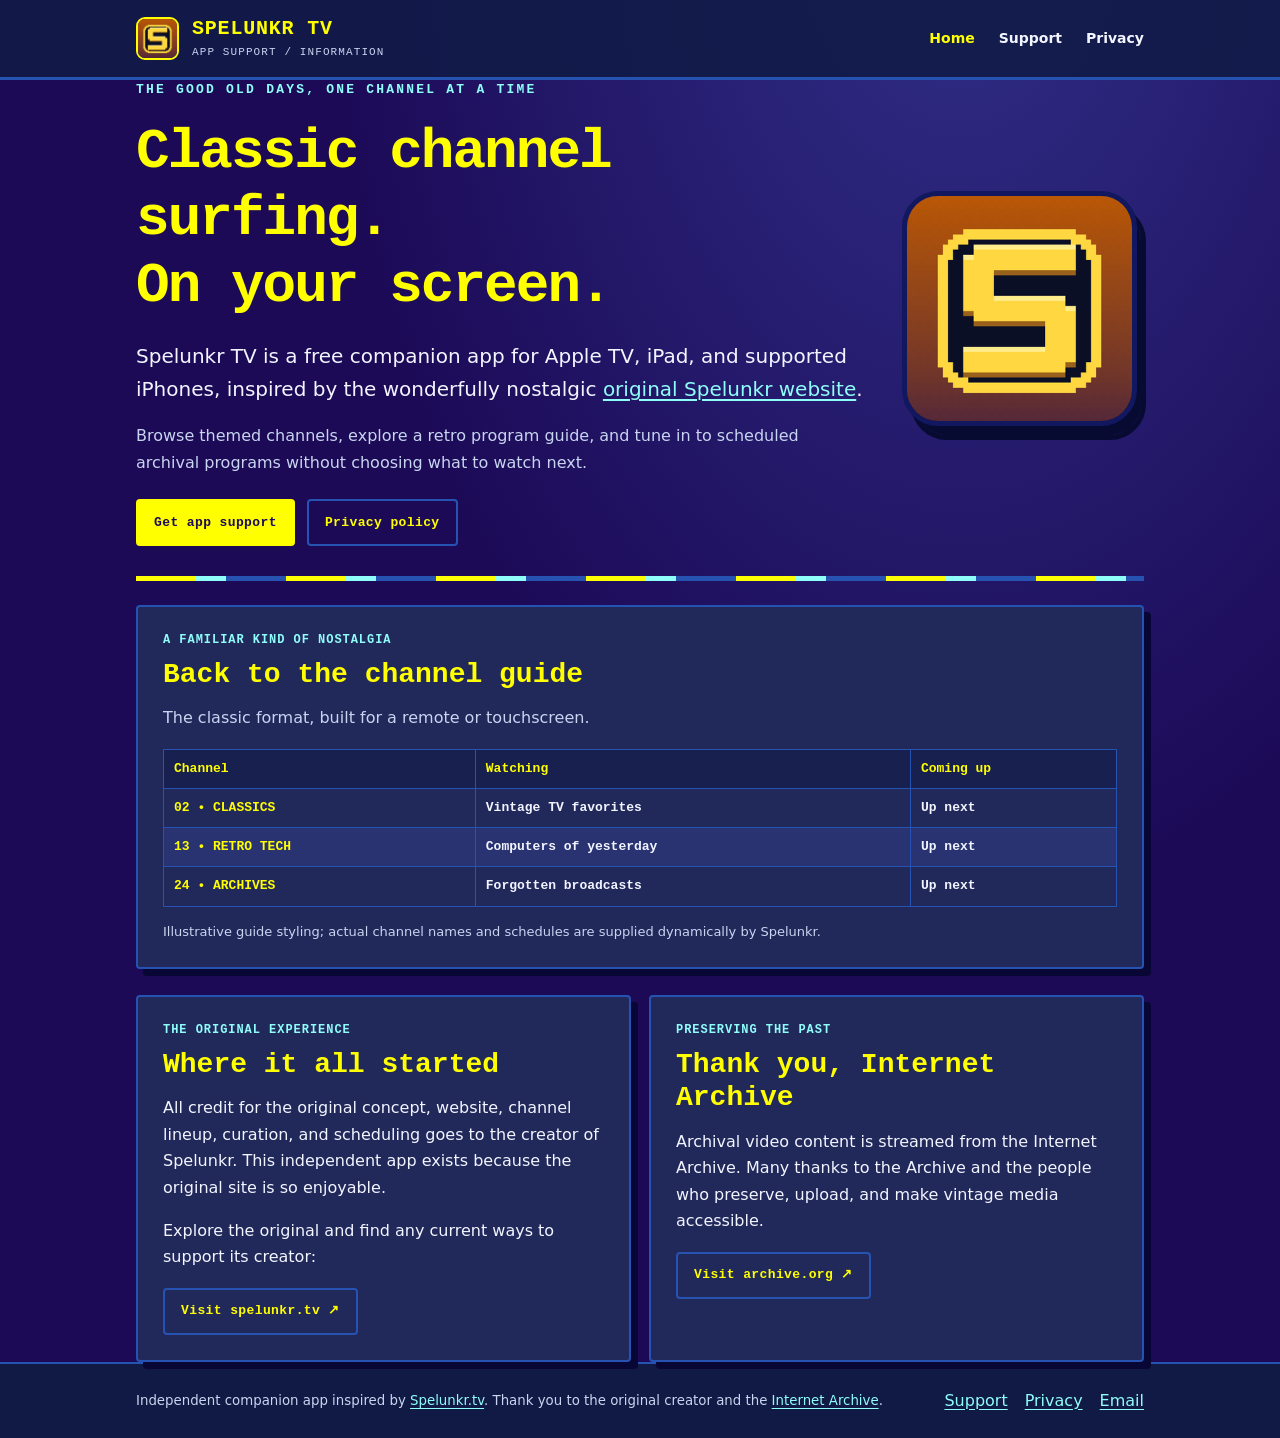
<file: index.html>
<!doctype html>
<html lang="en">
<head>
<meta charset="utf-8">
<meta name="viewport" content="width=device-width, initial-scale=1">
<meta name="color-scheme" content="dark">
<meta name="theme-color" content="#1c0a57">
<meta name="description" content="Support site for the free Spelunkr TV companion app for Apple TV and iPad.">
<title>Home · Spelunkr TV</title>
<link rel="stylesheet" href="styles.css">
<link rel="icon" type="image/png" href="assets/favicon.png">
</head>
<body>
<header class="topbar"><div class="container"><a class="brand" href="index.html"><img src="assets/spelunkr-s.png" alt="Spelunkr S icon" width="43" height="43"><span>SPELUNKR TV<small>APP SUPPORT / INFORMATION</small></span></a><nav aria-label="Main navigation"><a href="index.html" aria-current="page">Home</a><a href="support.html">Support</a><a href="privacy.html">Privacy</a></nav></div></header>
<main class="container"><section class="hero"><div><div class="eyebrow">The good old days, one channel at a time</div><h1>Classic channel surfing.<br>On your screen.</h1><p class="lead">Spelunkr TV is a free companion app for Apple TV, iPad, and supported iPhones, inspired by the wonderfully nostalgic <a href="https://spelunkr.tv/" target="_blank" rel="noopener noreferrer">original Spelunkr website</a>.</p><p class="muted">Browse themed channels, explore a retro program guide, and tune in to scheduled archival programs without choosing what to watch next.</p><div class="actions"><a class="btn" href="support.html">Get app support</a><a class="btn secondary" href="privacy.html">Privacy policy</a></div></div><div class="hero-mark"><img src="assets/spelunkr-s.png" alt="Spelunkr pixel S mark" width="235" height="235"></div></section>
<div class="stripe" aria-hidden="true"></div>
<section class="panel" aria-labelledby="guide-title"><div class="label">A familiar kind of nostalgia</div><h2 id="guide-title">Back to the channel guide</h2><p class="muted">The classic format, built for a remote or touchscreen.</p><table class="mini-guide" aria-label="Example of the channel guide aesthetic"><thead><tr><th>Channel</th><th>Watching</th><th>Coming up</th></tr></thead><tbody><tr><td>02 • CLASSICS</td><td>Vintage TV favorites</td><td>Up next</td></tr><tr><td>13 • RETRO TECH</td><td>Computers of yesterday</td><td>Up next</td></tr><tr><td>24 • ARCHIVES</td><td>Forgotten broadcasts</td><td>Up next</td></tr></tbody></table><p class="fine" style="margin-top:14px;margin-bottom:0">Illustrative guide styling; actual channel names and schedules are supplied dynamically by Spelunkr.</p></section>
<div class="card-grid"><section class="panel"><div class="label">The original experience</div><h2>Where it all started</h2><p>All credit for the original concept, website, channel lineup, curation, and scheduling goes to the creator of Spelunkr. This independent app exists because the original site is so enjoyable.</p><p>Explore the original and find any current ways to support its creator:</p><a class="btn secondary" href="https://spelunkr.tv/" target="_blank" rel="noopener noreferrer">Visit spelunkr.tv ↗</a></section><section class="panel"><div class="label">Preserving the past</div><h2>Thank you, Internet Archive</h2><p>Archival video content is streamed from the Internet Archive. Many thanks to the Archive and the people who preserve, upload, and make vintage media accessible.</p><a class="btn secondary" href="https://archive.org/" target="_blank" rel="noopener noreferrer">Visit archive.org ↗</a></section></div></main>
<footer class="footer"><div class="container footer-inner"><small>Independent companion app inspired by <a href="https://spelunkr.tv/" target="_blank" rel="noopener noreferrer">Spelunkr.tv</a>. Thank you to the original creator and the <a href="https://archive.org/" target="_blank" rel="noopener noreferrer">Internet Archive</a>.</small><div class="footer-links"><a href="support.html">Support</a><a href="privacy.html">Privacy</a><a href="mailto:support@routed.com">Email</a></div></div></footer>
</body>
</html>
</file>
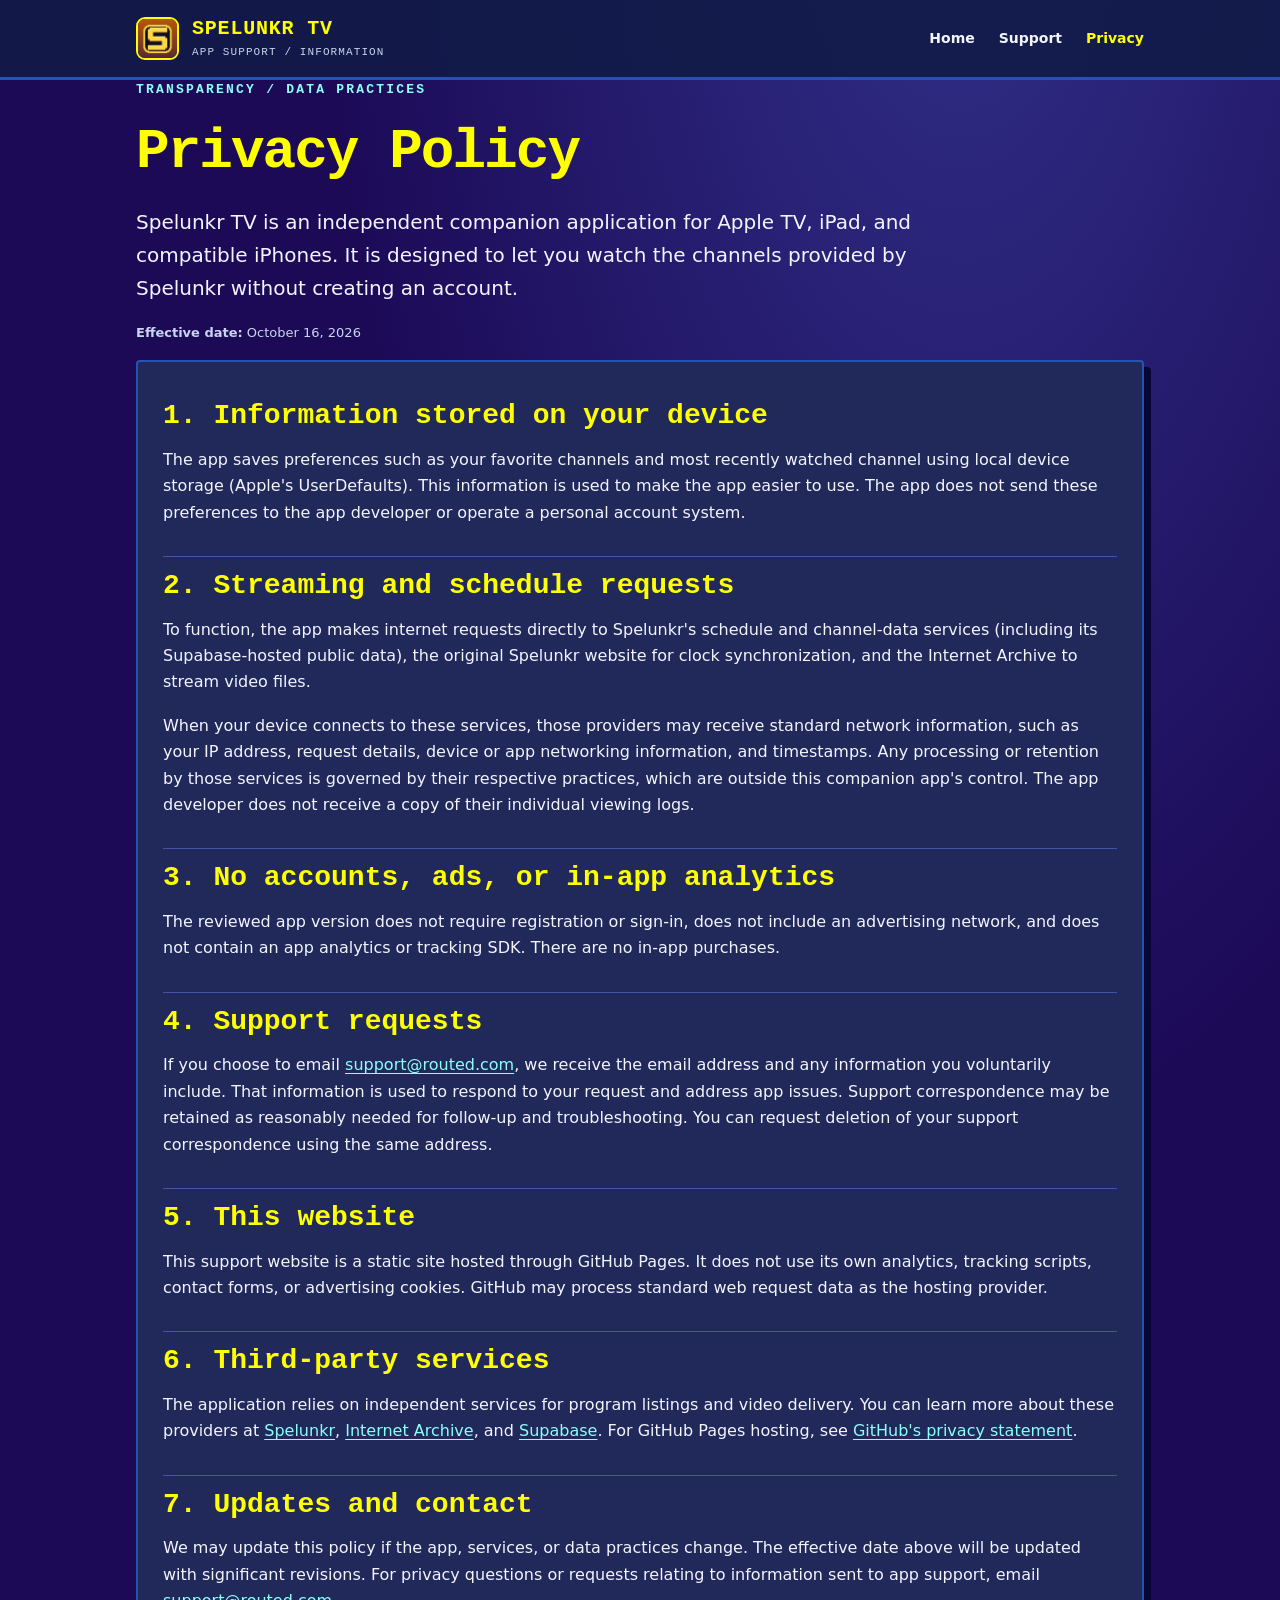
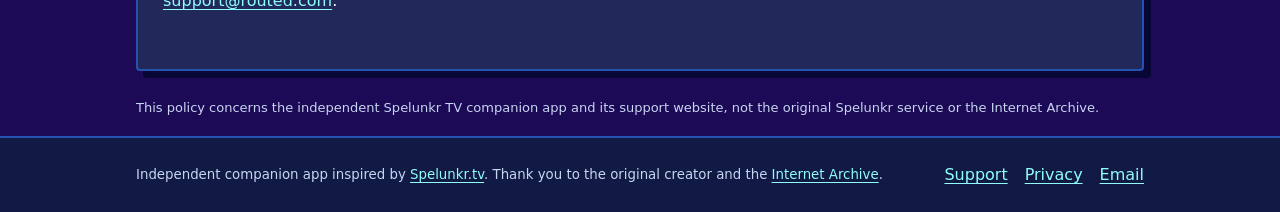
<file: privacy.html>
<!doctype html>
<html lang="en">
<head>
<meta charset="utf-8">
<meta name="viewport" content="width=device-width, initial-scale=1">
<meta name="color-scheme" content="dark">
<meta name="theme-color" content="#1c0a57">
<meta name="description" content="Privacy policy for the Spelunkr TV companion app on tvOS and iPadOS.">
<title>Privacy Policy · Spelunkr TV</title>
<link rel="stylesheet" href="styles.css">
<link rel="icon" type="image/png" href="assets/favicon.png">
</head>
<body>
<header class="topbar"><div class="container"><a class="brand" href="index.html"><img src="assets/spelunkr-s.png" alt="Spelunkr S icon" width="43" height="43"><span>SPELUNKR TV<small>APP SUPPORT / INFORMATION</small></span></a><nav aria-label="Main navigation"><a href="index.html">Home</a><a href="support.html">Support</a><a href="privacy.html" aria-current="page">Privacy</a></nav></div></header>
<main class="container"><div class="eyebrow">Transparency / data practices</div><h1>Privacy Policy</h1><p class="lead">Spelunkr TV is an independent companion application for Apple TV, iPad, and compatible iPhones. It is designed to let you watch the channels provided by Spelunkr without creating an account.</p><p class="fine"><strong>Effective date:</strong> October 16, 2026</p>
<div class="panel"><div class="section"><h2>1. Information stored on your device</h2><p>The app saves preferences such as your favorite channels and most recently watched channel using local device storage (Apple's UserDefaults). This information is used to make the app easier to use. The app does not send these preferences to the app developer or operate a personal account system.</p></div>
<div class="section"><h2>2. Streaming and schedule requests</h2><p>To function, the app makes internet requests directly to Spelunkr's schedule and channel-data services (including its Supabase-hosted public data), the original Spelunkr website for clock synchronization, and the Internet Archive to stream video files.</p><p>When your device connects to these services, those providers may receive standard network information, such as your IP address, request details, device or app networking information, and timestamps. Any processing or retention by those services is governed by their respective practices, which are outside this companion app's control. The app developer does not receive a copy of their individual viewing logs.</p></div>
<div class="section"><h2>3. No accounts, ads, or in-app analytics</h2><p>The reviewed app version does not require registration or sign-in, does not include an advertising network, and does not contain an app analytics or tracking SDK. There are no in-app purchases.</p></div>
<div class="section"><h2>4. Support requests</h2><p>If you choose to email <a href="mailto:support@routed.com">support@routed.com</a>, we receive the email address and any information you voluntarily include. That information is used to respond to your request and address app issues. Support correspondence may be retained as reasonably needed for follow-up and troubleshooting. You can request deletion of your support correspondence using the same address.</p></div>
<div class="section"><h2>5. This website</h2><p>This support website is a static site hosted through GitHub Pages. It does not use its own analytics, tracking scripts, contact forms, or advertising cookies. GitHub may process standard web request data as the hosting provider.</p></div>
<div class="section"><h2>6. Third-party services</h2><p>The application relies on independent services for program listings and video delivery. You can learn more about these providers at <a href="https://spelunkr.tv/" target="_blank" rel="noopener noreferrer">Spelunkr</a>, <a href="https://archive.org/" target="_blank" rel="noopener noreferrer">Internet Archive</a>, and <a href="https://supabase.com/privacy" target="_blank" rel="noopener noreferrer">Supabase</a>. For GitHub Pages hosting, see <a href="https://docs.github.com/en/site-policy/privacy-policies/github-general-privacy-statement" target="_blank" rel="noopener noreferrer">GitHub's privacy statement</a>.</p></div>
<div class="section"><h2>7. Updates and contact</h2><p>We may update this policy if the app, services, or data practices change. The effective date above will be updated with significant revisions. For privacy questions or requests relating to information sent to app support, email <a href="mailto:support@routed.com">support@routed.com</a>.</p></div></div>
<p class="fine">This policy concerns the independent Spelunkr TV companion app and its support website, not the original Spelunkr service or the Internet Archive.</p></main>
<footer class="footer"><div class="container footer-inner"><small>Independent companion app inspired by <a href="https://spelunkr.tv/" target="_blank" rel="noopener noreferrer">Spelunkr.tv</a>. Thank you to the original creator and the <a href="https://archive.org/" target="_blank" rel="noopener noreferrer">Internet Archive</a>.</small><div class="footer-links"><a href="support.html">Support</a><a href="privacy.html">Privacy</a><a href="mailto:support@routed.com">Email</a></div></div></footer>
</body>
</html>
</file>
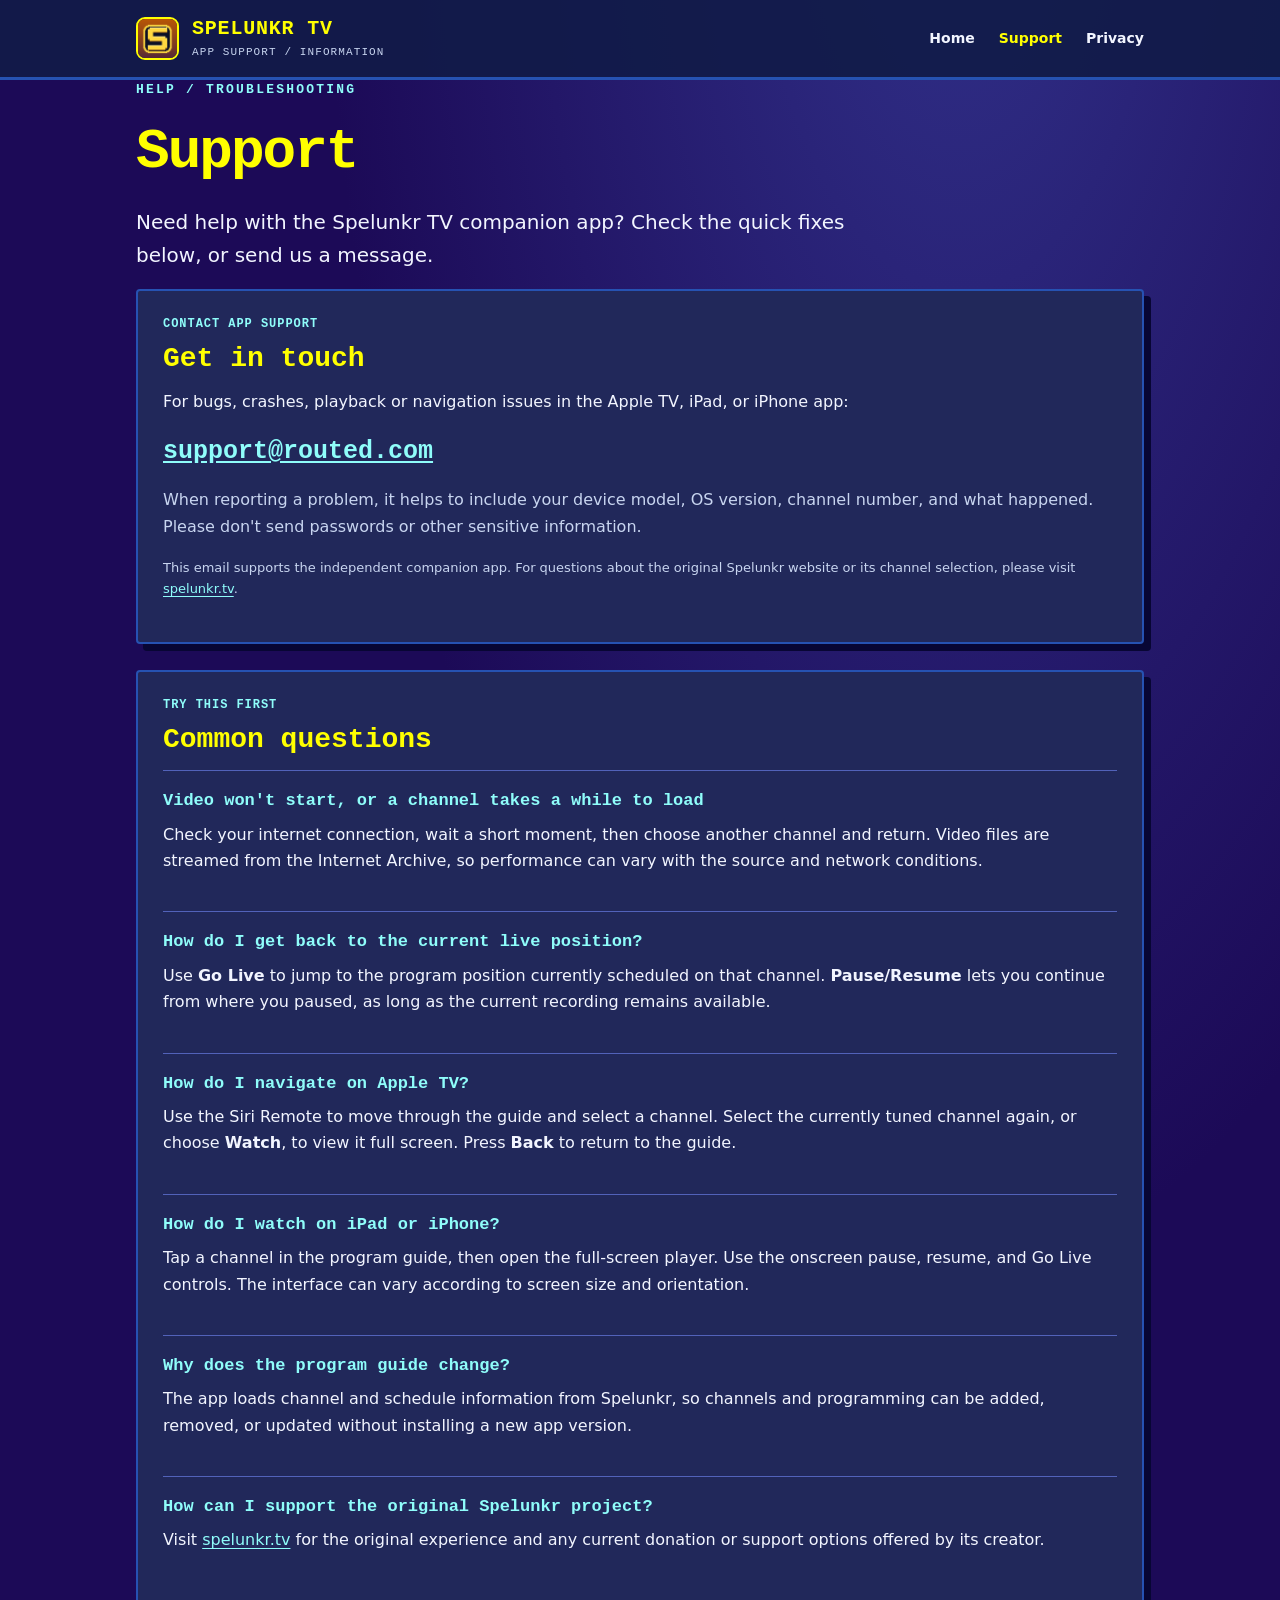
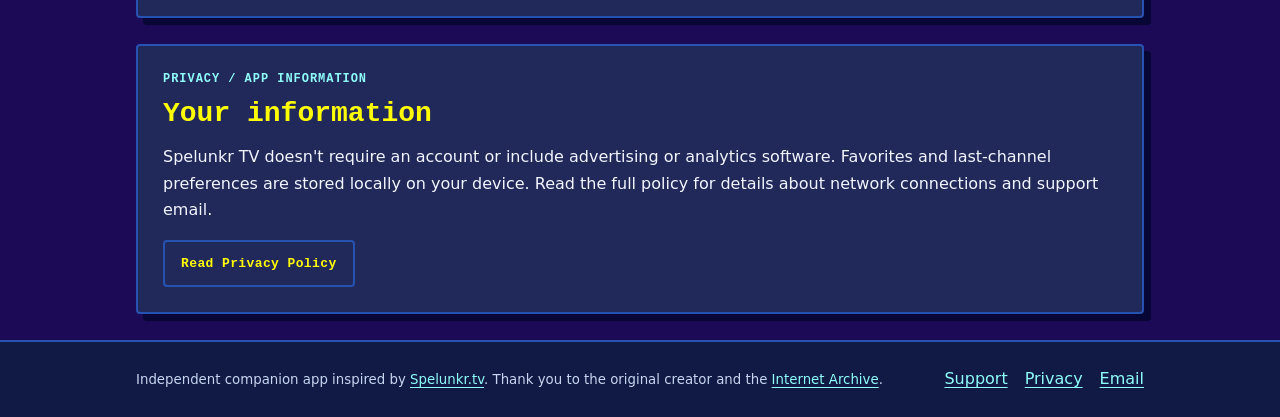
<file: support.html>
<!doctype html>
<html lang="en">
<head>
<meta charset="utf-8">
<meta name="viewport" content="width=device-width, initial-scale=1">
<meta name="color-scheme" content="dark">
<meta name="theme-color" content="#1c0a57">
<meta name="description" content="Troubleshooting, support email, and common questions for the Spelunkr TV app.">
<title>Support · Spelunkr TV</title>
<link rel="stylesheet" href="styles.css">
<link rel="icon" type="image/png" href="assets/favicon.png">
</head>
<body>
<header class="topbar"><div class="container"><a class="brand" href="index.html"><img src="assets/spelunkr-s.png" alt="Spelunkr S icon" width="43" height="43"><span>SPELUNKR TV<small>APP SUPPORT / INFORMATION</small></span></a><nav aria-label="Main navigation"><a href="index.html">Home</a><a href="support.html" aria-current="page">Support</a><a href="privacy.html">Privacy</a></nav></div></header>
<main class="container"><div class="eyebrow">Help / troubleshooting</div><h1>Support</h1><p class="lead">Need help with the Spelunkr TV companion app? Check the quick fixes below, or send us a message.</p><section class="panel"><div class="label">Contact app support</div><h2>Get in touch</h2><p>For bugs, crashes, playback or navigation issues in the Apple TV, iPad, or iPhone app:</p><p class="contact-line"><a href="mailto:support@routed.com?subject=Spelunkr%20TV%20Support">support@routed.com</a></p><p class="muted">When reporting a problem, it helps to include your device model, OS version, channel number, and what happened. Please don't send passwords or other sensitive information.</p><p class="fine">This email supports the independent companion app. For questions about the original Spelunkr website or its channel selection, please visit <a href="https://spelunkr.tv/" target="_blank" rel="noopener noreferrer">spelunkr.tv</a>.</p></section>
<section class="panel faq"><div class="label">Try this first</div><h2>Common questions</h2>
<div class="item"><h3>Video won't start, or a channel takes a while to load</h3><p>Check your internet connection, wait a short moment, then choose another channel and return. Video files are streamed from the Internet Archive, so performance can vary with the source and network conditions.</p></div>
<div class="item"><h3>How do I get back to the current live position?</h3><p>Use <strong>Go Live</strong> to jump to the program position currently scheduled on that channel. <strong>Pause/Resume</strong> lets you continue from where you paused, as long as the current recording remains available.</p></div>
<div class="item"><h3>How do I navigate on Apple TV?</h3><p>Use the Siri Remote to move through the guide and select a channel. Select the currently tuned channel again, or choose <strong>Watch</strong>, to view it full screen. Press <strong>Back</strong> to return to the guide.</p></div>
<div class="item"><h3>How do I watch on iPad or iPhone?</h3><p>Tap a channel in the program guide, then open the full-screen player. Use the onscreen pause, resume, and Go Live controls. The interface can vary according to screen size and orientation.</p></div>
<div class="item"><h3>Why does the program guide change?</h3><p>The app loads channel and schedule information from Spelunkr, so channels and programming can be added, removed, or updated without installing a new app version.</p></div>
<div class="item"><h3>How can I support the original Spelunkr project?</h3><p>Visit <a href="https://spelunkr.tv/" target="_blank" rel="noopener noreferrer">spelunkr.tv</a> for the original experience and any current donation or support options offered by its creator.</p></div>
</section><section class="panel"><div class="label">Privacy / app information</div><h2>Your information</h2><p>Spelunkr TV doesn't require an account or include advertising or analytics software. Favorites and last-channel preferences are stored locally on your device. Read the full policy for details about network connections and support email.</p><a class="btn secondary" href="privacy.html">Read Privacy Policy</a></section></main>
<footer class="footer"><div class="container footer-inner"><small>Independent companion app inspired by <a href="https://spelunkr.tv/" target="_blank" rel="noopener noreferrer">Spelunkr.tv</a>. Thank you to the original creator and the <a href="https://archive.org/" target="_blank" rel="noopener noreferrer">Internet Archive</a>.</small><div class="footer-links"><a href="support.html">Support</a><a href="privacy.html">Privacy</a><a href="mailto:support@routed.com">Email</a></div></div></footer>
</body>
</html>
</file>
<file: styles.css>
/* Spelunkr TV — small, static, accessible support site. No scripts, ads, or tracking. */
:root {color-scheme:dark; --bg:#1c0a57; --panel:#21285a; --panel2:#17204e; --border:#2652b2; --yellow:#ffff00; --cyan:#8ffdfa; --orange:#f7a459; --text:#f2f5ff; --muted:#c8d5f0; --shadow:#080634}
*{box-sizing:border-box} html{scroll-behavior:smooth} body{margin:0;background: radial-gradient(ellipse at 75% -10%,#31318a 0,transparent 47%),var(--bg);color:var(--text);font:16px/1.65 system-ui,-apple-system,BlinkMacSystemFont,'Segoe UI',sans-serif;min-height:100vh}
a{color:var(--cyan);text-underline-offset:3px} a:hover{color:#fff} a:focus-visible,button:focus-visible{outline:3px solid var(--yellow);outline-offset:4px}
.container{max-width:1060px;margin:0 auto;padding:0 26px} .topbar{background:#111b48e8;border-bottom:3px solid var(--border)} .topbar .container{display:flex;align-items:center;justify-content:space-between;gap:20px;min-height:77px} .brand{display:flex;align-items:center;gap:13px;color:var(--yellow);text-decoration:none;font:700 20px/1.2 ui-monospace,Menlo,Consolas,monospace;letter-spacing:.04em}.brand img{width:43px;height:43px;border:2px solid var(--yellow);border-radius:9px}.brand small{display:block;color:var(--muted);font:500 11px/1.3 ui-monospace,Menlo,Consolas,monospace;letter-spacing:.1em;margin-top:4px}nav{display:flex;gap:24px;flex-wrap:wrap}nav a{font-weight:700;text-decoration:none;font-size:14px;color:var(--text)}nav a[aria-current='page']{color:var(--yellow)}
main{padding-top:45px;padding-bottom:80px} .eyebrow{font:700 13px/1.5 ui-monospace,Menlo,Consolas,monospace;color:var(--cyan);letter-spacing:.17em;text-transform:uppercase}h1,h2,h3{font-family:ui-monospace,Menlo,Consolas,monospace;line-height:1.2}h1{color:var(--yellow);font-size:clamp(30px,5vw,56px);letter-spacing:-.035em;margin:.35em 0 .35em}h2{color:var(--yellow);font-size:clamp(21px,2.7vw,28px);margin:0 0 14px}h3{color:var(--cyan);font-size:17px;margin:8px 0}p{margin:0 0 17px} .lead{font-size:clamp(17px,2vw,20px);max-width:780px;color:var(--text)}.muted{color:var(--muted)}.fine{color:var(--muted);font-size:13px}
.hero{display:grid;grid-template-columns:minmax(0,1fr) 250px;gap:30px;align-items:center;margin-bottom:30px}.hero-mark{width:100%;max-width:235px;justify-self:center;filter:drop-shadow(9px 14px 0 #070a31)}.hero-mark img{width:100%;height:auto;border-radius:36px;border:5px solid #12185f}.actions{display:flex;gap:12px;flex-wrap:wrap;margin-top:23px}.btn{display:inline-flex;align-items:center;justify-content:center;min-height:47px;padding:10px 16px;border-radius:4px;border:2px solid var(--yellow);font:700 13px/1.35 ui-monospace,Menlo,Consolas,monospace;letter-spacing:.03em;text-decoration:none;color:var(--bg);background:var(--yellow)}.btn.secondary{background:transparent;color:var(--yellow);border-color:var(--border)}.btn:hover{background:#fff;color:var(--bg)}
.stripe{height:5px;background:repeating-linear-gradient(90deg,var(--yellow) 0 60px,var(--cyan) 60px 90px,var(--border) 90px 150px);margin:0 0 24px}.panel{border:2px solid var(--border);background:var(--panel);box-shadow:7px 7px 0 var(--shadow);border-radius:4px;padding:25px;margin-bottom:26px}.card-grid{display:grid;grid-template-columns:repeat(2,minmax(0,1fr));gap:18px}.card-grid .panel{margin-bottom:0}.label{color:var(--cyan);font:700 12px/1.4 ui-monospace,Menlo,Consolas,monospace;letter-spacing:.08em;text-transform:uppercase;margin-bottom:9px}.mini-guide{width:100%;border-collapse:collapse;font:600 13px/1.4 ui-monospace,Menlo,Consolas,monospace;overflow:hidden}.mini-guide th{text-align:left;background:#17204e;color:var(--yellow);border:1px solid var(--border);padding:10px}.mini-guide td{border:1px solid var(--border);padding:10px;color:var(--text)}.mini-guide tr:nth-child(even){background:#293372}.mini-guide td:first-child{color:var(--yellow);white-space:nowrap} .number{color:var(--yellow)}
.faq .item{border-top:1px solid #5262b9;padding:20px 0}.faq .item:first-of-type{border-top:none}.faq h3{margin:0 0 10px}ul{margin:8px 0 17px;padding-left:23px}li{margin:6px 0}code{color:var(--yellow);overflow-wrap:anywhere}.contact-line{font:700 clamp(17px,2.8vw,25px)/1.5 ui-monospace,Menlo,Consolas,monospace;overflow-wrap:anywhere}.section{padding-top:12px;padding-bottom:13px;border-bottom:1px solid #4651a8}.section:last-child{border-bottom:0} .footer{background:#101a44;border-top:2px solid var(--border);padding:24px 0}.footer-inner{display:flex;justify-content:space-between;gap:20px;align-items:center;flex-wrap:wrap}.footer-links{display:flex;gap:17px;flex-wrap:wrap}.footer small{color:var(--muted)}
@media(max-width:700px){.container{padding:0 17px}.topbar .container{align-items:flex-start;flex-direction:column;justify-content:center;padding-top:14px;padding-bottom:13px;gap:13px}nav{gap:18px}.hero{grid-template-columns:1fr;gap:12px}.hero-mark{grid-row:1;width:140px;justify-self:start}.card-grid{grid-template-columns:1fr}.panel{padding:19px;box-shadow:4px 4px 0 var(--shadow)}main{padding-top:25px} .mini-guide th:last-child,.mini-guide td:last-child{display:none}}
@media(prefers-reduced-motion:reduce){html{scroll-behavior:auto}}
</file>
